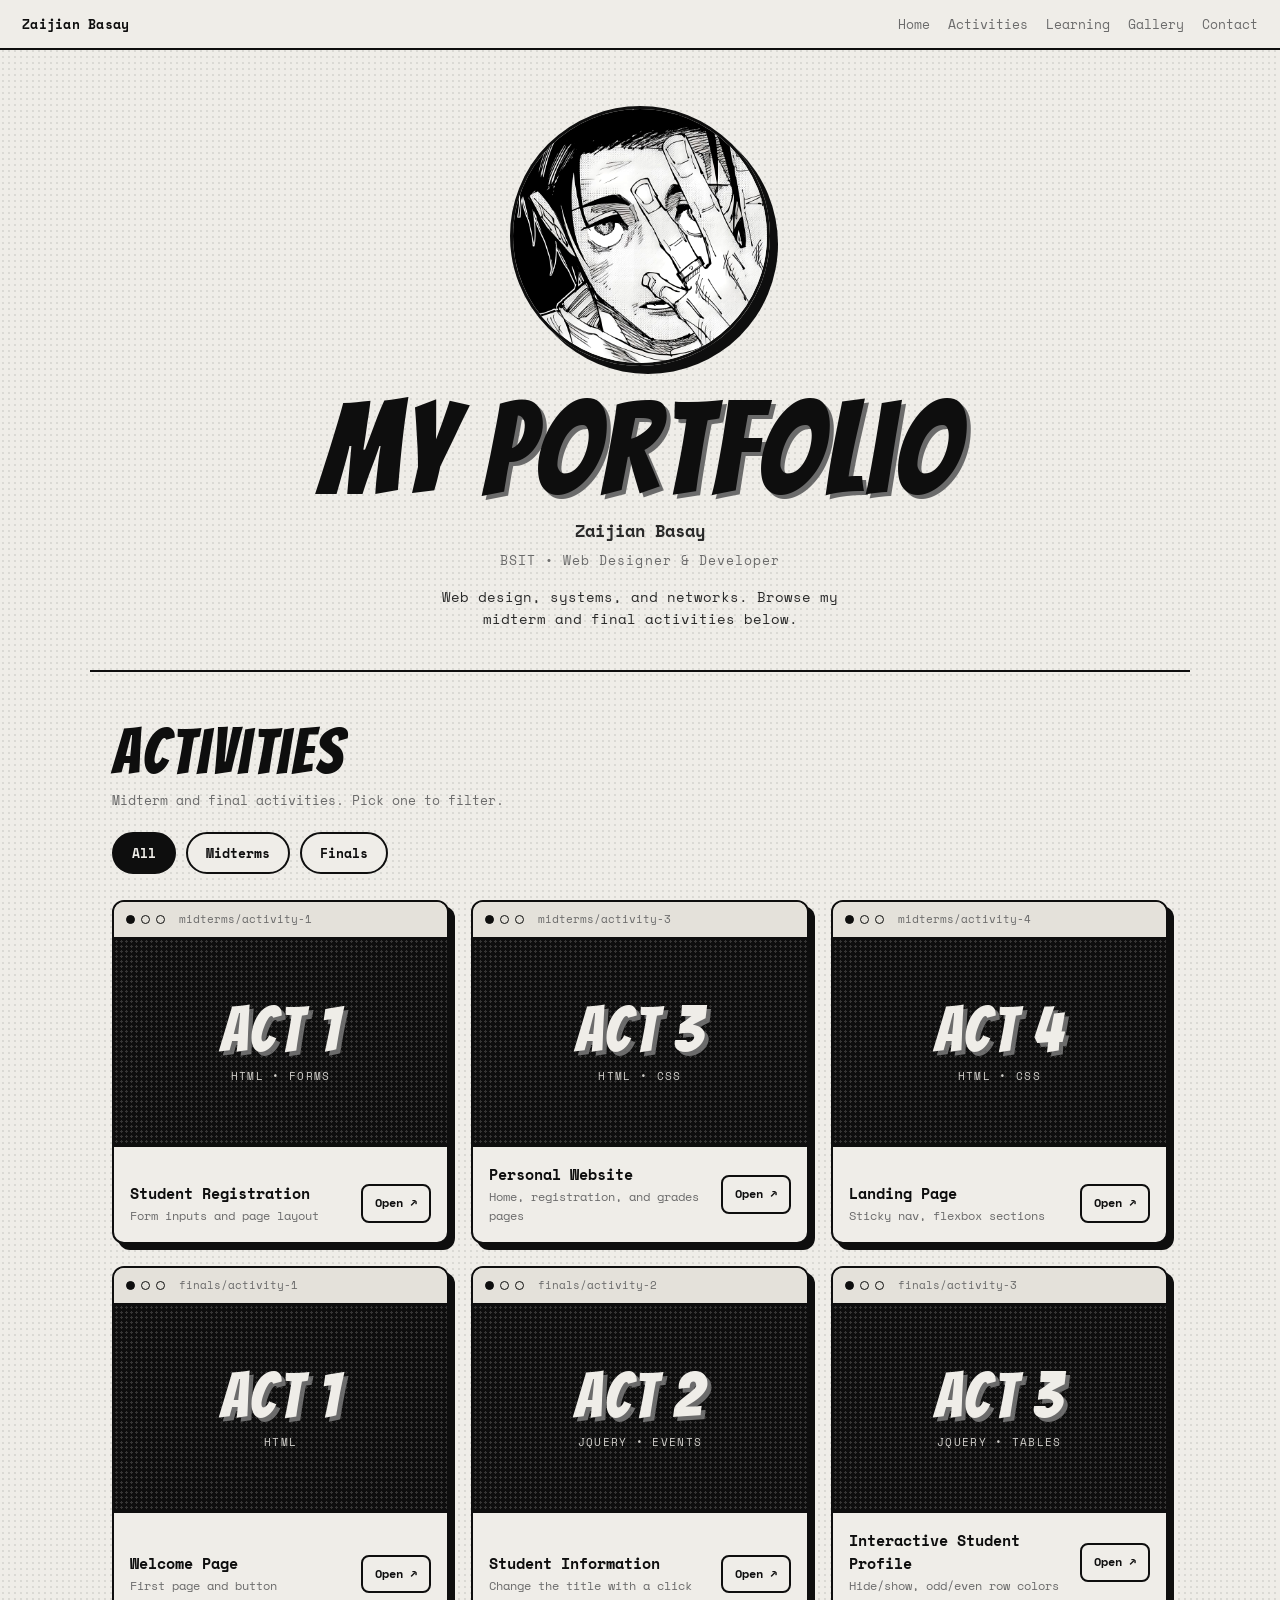
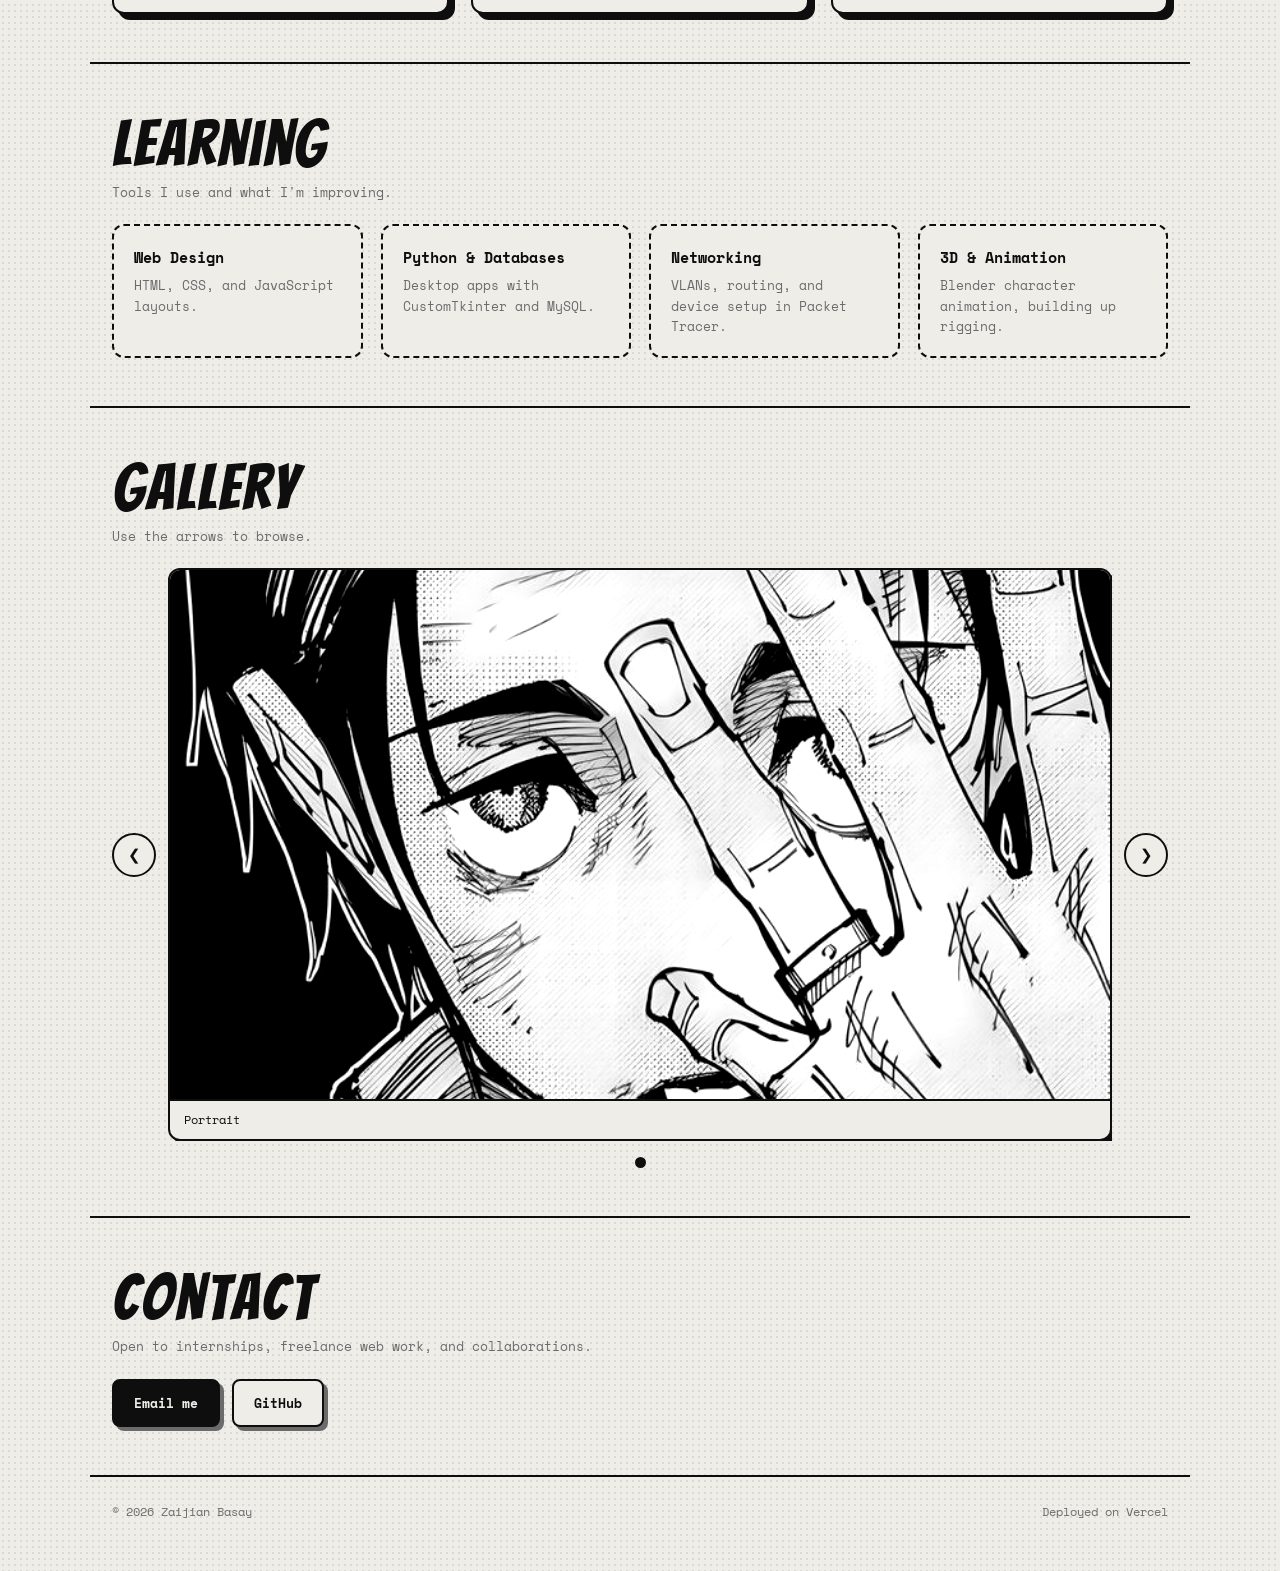
<file: index.html>
<!DOCTYPE html>
<html lang="en">
<head>
  <meta charset="UTF-8">
  <meta name="viewport" content="width=device-width, initial-scale=1, viewport-fit=cover">
  <meta name="description" content="Portfolio of Zaijian Basay, web designer and developer.">
  <title>Zaijian Basay | Portfolio</title>
  <link rel="preconnect" href="https://fonts.googleapis.com">
  <link rel="preconnect" href="https://fonts.gstatic.com" crossorigin>
  <link href="https://fonts.googleapis.com/css2?family=Bangers&family=Space+Mono:wght@400;700&family=Noto+Sans+JP:wght@400;700&display=swap" rel="stylesheet">
  <link rel="stylesheet" href="styles.css">
</head>
<body>

<header class="topbar">
  <a class="brand" href="#home">Zaijian Basay</a>
  <nav>
    <a href="#home">Home</a>
    <a href="#projects">Activities</a>
    <a href="#skills">Learning</a>
    <a href="#gallery">Gallery</a>
    <a href="#contact">Contact</a>
  </nav>
</header>

<main id="top">

  <!-- HERO -->
  <section class="hero" id="home">
    <div class="portrait">
      <img src="assets/portrait.jpg" alt="Manga-style portrait of Zaijian Basay">
    </div>
    <h1 class="title">my <span>Portfolio</span></h1>
    <p class="name">Zaijian Basay</p>
    <p class="sub">BSIT &bull; Web Designer &amp; Developer</p>
    <p class="intro">Web design, systems, and networks. Browse my midterm and final activities below.</p>
  </section>

  <!-- PROJECTS -->
  <section class="block" id="projects">
    <div class="sec-head">
      <h2>Activities</h2>
      <p>Midterm and final activities. Pick one to filter.</p>
    </div>

    <div class="tabs" role="tablist">
      <button class="tab active" data-filter="all" role="tab" aria-selected="true">All</button>
      <button class="tab" data-filter="midterms" role="tab" aria-selected="false">Midterms</button>
      <button class="tab" data-filter="finals" role="tab" aria-selected="false">Finals</button>
    </div>

    <div class="grid" id="projectGrid">

      <article class="card" data-cat="midterms">
        <div class="chrome"><i></i><i></i><i></i><span>midterms/activity-1</span></div>
        <div class="banner"><span class="big">ACT 1</span><small>HTML &bull; Forms</small></div>
        <div class="card-body">
          <div>
            <h3>Student Registration</h3>
            <p class="meta">Form inputs and page layout</p>
          </div>
          <a class="open" href="activities/midterms/act1/Homepage.html" target="_blank" rel="noopener">Open &nearr;</a>
        </div>
      </article>
      <article class="card" data-cat="midterms">
        <div class="chrome"><i></i><i></i><i></i><span>midterms/activity-3</span></div>
        <div class="banner"><span class="big">ACT 3</span><small>HTML &bull; CSS</small></div>
        <div class="card-body">
          <div>
            <h3>Personal Website</h3>
            <p class="meta">Home, registration, and grades pages</p>
          </div>
          <a class="open" href="activities/midterms/act3/home.html" target="_blank" rel="noopener">Open &nearr;</a>
        </div>
      </article>
      <article class="card" data-cat="midterms">
        <div class="chrome"><i></i><i></i><i></i><span>midterms/activity-4</span></div>
        <div class="banner"><span class="big">ACT 4</span><small>HTML &bull; CSS</small></div>
        <div class="card-body">
          <div>
            <h3>Landing Page</h3>
            <p class="meta">Sticky nav, flexbox sections</p>
          </div>
          <a class="open" href="activities/midterms/act4/homepage.html" target="_blank" rel="noopener">Open &nearr;</a>
        </div>
      </article>
      <article class="card" data-cat="finals">
        <div class="chrome"><i></i><i></i><i></i><span>finals/activity-1</span></div>
        <div class="banner"><span class="big">ACT 1</span><small>HTML</small></div>
        <div class="card-body">
          <div>
            <h3>Welcome Page</h3>
            <p class="meta">First page and button</p>
          </div>
          <a class="open" href="activities/finals/act1/ai.html" target="_blank" rel="noopener">Open &nearr;</a>
        </div>
      </article>
      <article class="card" data-cat="finals">
        <div class="chrome"><i></i><i></i><i></i><span>finals/activity-2</span></div>
        <div class="banner"><span class="big">ACT 2</span><small>jQuery &bull; Events</small></div>
        <div class="card-body">
          <div>
            <h3>Student Information</h3>
            <p class="meta">Change the title with a click</p>
          </div>
          <a class="open" href="activities/finals/act2/student.html" target="_blank" rel="noopener">Open &nearr;</a>
        </div>
      </article>
      <article class="card" data-cat="finals">
        <div class="chrome"><i></i><i></i><i></i><span>finals/activity-3</span></div>
        <div class="banner"><span class="big">ACT 3</span><small>jQuery &bull; Tables</small></div>
        <div class="card-body">
          <div>
            <h3>Interactive Student Profile</h3>
            <p class="meta">Hide/show, odd/even row colors</p>
          </div>
          <a class="open" href="activities/finals/act3/student.html" target="_blank" rel="noopener">Open &nearr;</a>
        </div>
      </article>

    </div>
  </section>

  <!-- SKILLS -->
  <section class="block" id="skills">
    <div class="sec-head">
      <h2>Learning</h2>
      <p>Tools I use and what I'm improving.</p>
    </div>
    <div class="skills">
      <div class="skill">
        <h3>Web Design</h3>
        <p>HTML, CSS, and JavaScript layouts.</p>
      </div>
      <div class="skill">
        <h3>Python &amp; Databases</h3>
        <p>Desktop apps with CustomTkinter and MySQL.</p>
      </div>
      <div class="skill">
        <h3>Networking</h3>
        <p>VLANs, routing, and device setup in Packet Tracer.</p>
      </div>
      <div class="skill">
        <h3>3D &amp; Animation</h3>
        <p>Blender character animation, building up rigging.</p>
      </div>
    </div>
  </section>

  <!-- GALLERY -->
  <section class="block" id="gallery">
    <div class="sec-head">
      <h2>Gallery</h2>
      <p>Use the arrows to browse.</p>
    </div>
    <div class="slider">
      <button class="arrow prev" aria-label="Previous image">&#10094;</button>
      <div class="track" id="track">
        <figure class="slide">
          <img src="assets/portrait.jpg" alt="Portrait">
          <figcaption>Portrait</figcaption>
        </figure>
      </div>
      <button class="arrow next" aria-label="Next image">&#10095;</button>
    </div>
    <div class="dots" id="dots"></div>
  </section>

  <!-- CONTACT -->
  <section class="block" id="contact">
    <div class="sec-head">
      <h2>Contact</h2>
      <p>Open to internships, freelance web work, and collaborations.</p>
    </div>
    <div class="contact-links">
      <a class="btn" href="mailto:basayzaijianr@gmail.com">Email me</a>
      <a class="btn ghost" href="https://github.com/basayzaijianr-a11y" target="_blank" rel="noopener">GitHub</a>
    </div>
  </section>

</main>

<footer>
  <span>&copy; <span id="yr"></span> Zaijian Basay</span>
  <span>Deployed on Vercel</span>
</footer>

<script src="script.js"></script>
</body>
</html>
</file>
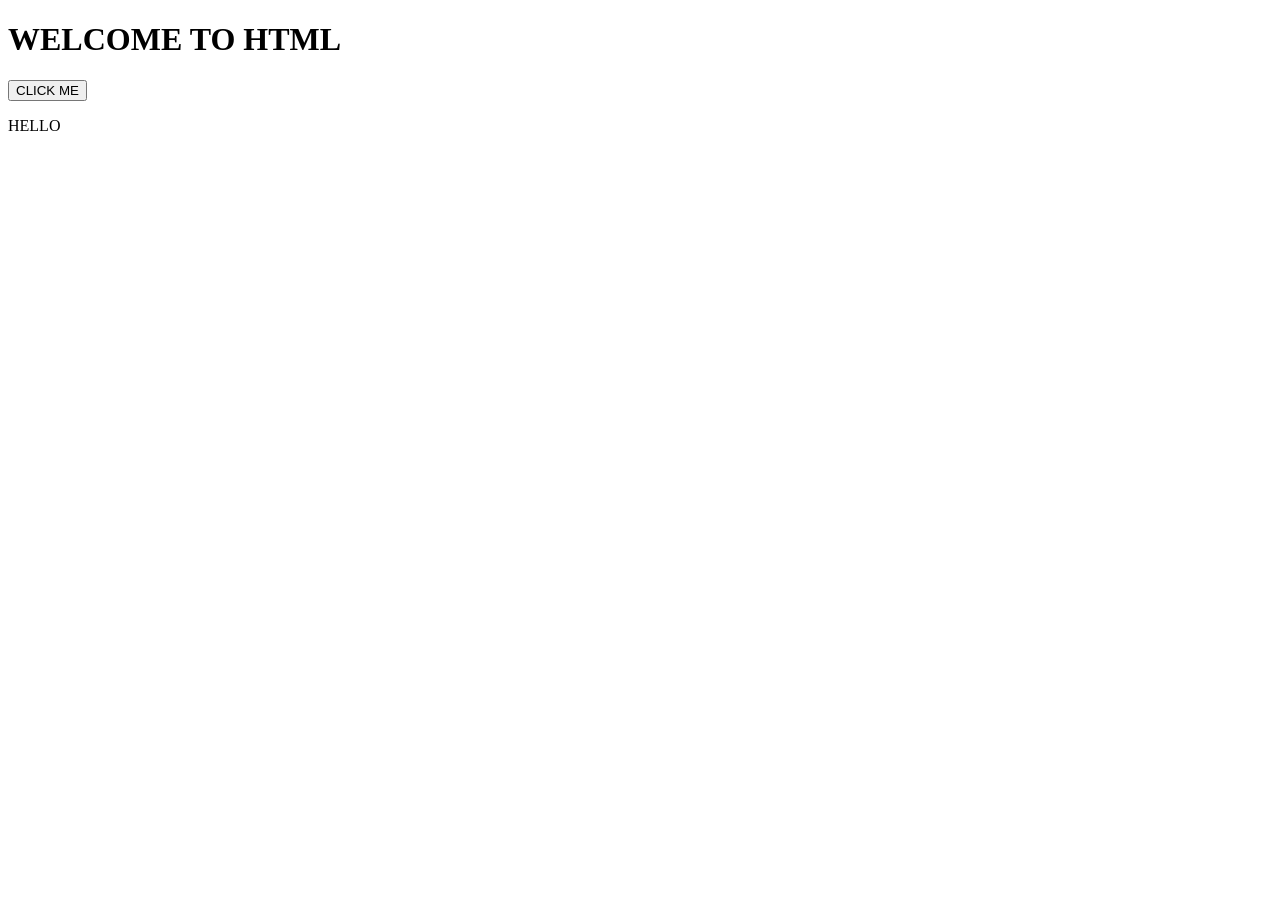
<file: activities/finals/act1/ai.html>
<!DOCTYPE html>
<html lang="en">
<head>
    <meta charset="UTF-8">
    <meta name="viewport" content="width=<device-width>, initial-scale=1.0">
    <title>Document</title>
</head>
<body>
    
<h1 id="head">
    WELCOME TO HTML
</h1>

<button id="Button"> CLICK ME</button>

<P id="message"> HELLO</P>




</body>
</html>
</file>
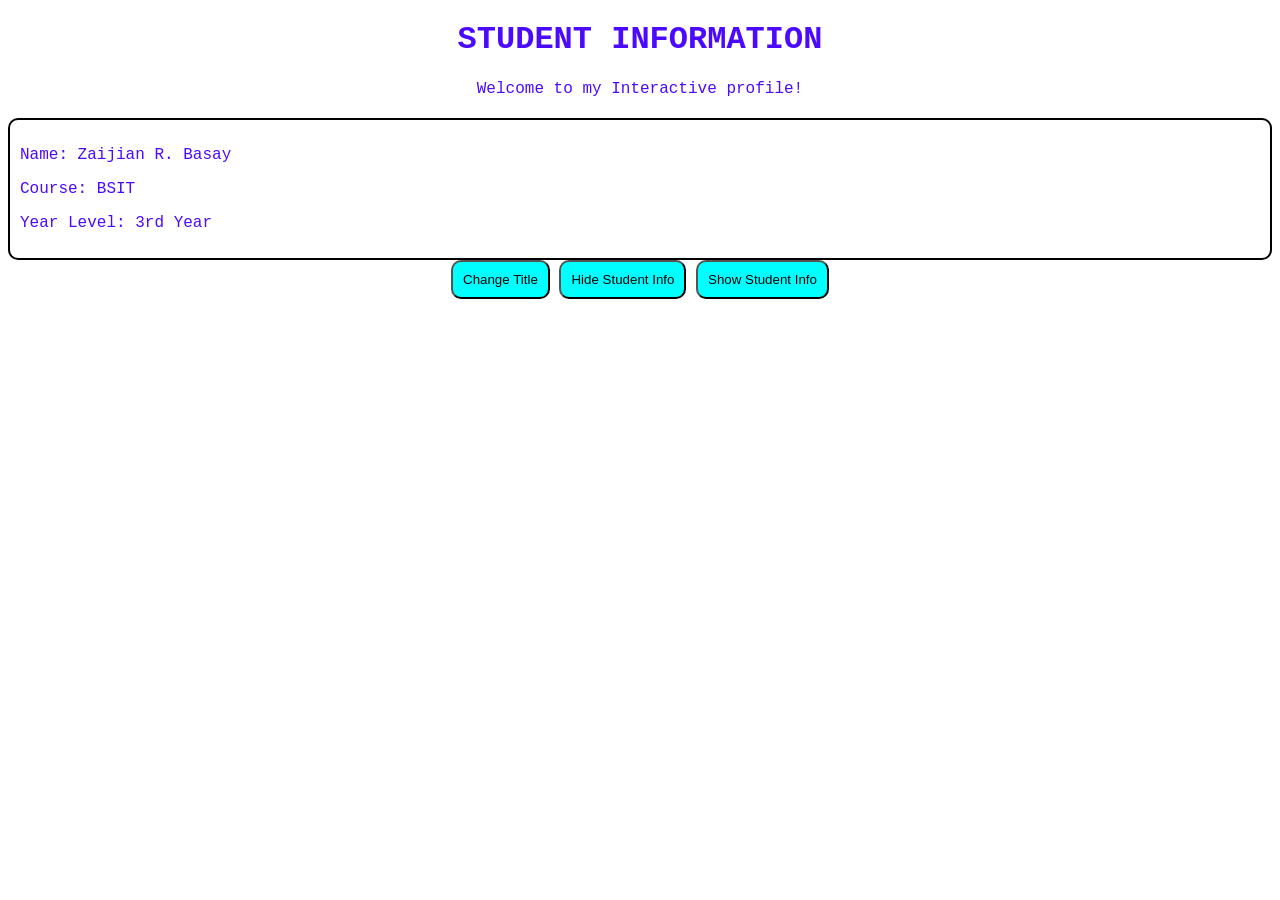
<file: activities/finals/act2/student.html>
<!DOCTYPE html>
<html lang="en">
<head>
    <meta charset="UTF-8">
    <meta name="viewport" content="width=device-width, initial-scale=1.0">
    <title>Document</title>
    <script src="https://code.jquery.com/jquery-3.7.1.min.js"></script>
</head>
<body>


    
<style> 
body{
    font-family: 'Courier New', Courier, monospace;
    text-align: center;
    color: rgb(75, 9, 255);
}

.stud1{
border: solid 2px black;
border-radius: 10px;
margin-top: 20px;
padding: 10px;
text-align: left;
}

button{
    background-color: aqua;
    color: black;
    padding: 10px;
    border-radius: 10px;
}
</style>


<h1 class="head"> STUDENT INFORMATION </h1>

<p> Welcome to my Interactive profile! </p>

    <div class=stud> 

        <div class="stud1"> 
            <p id="name"> Name: Zaijian R. Basay</p>
            <p id="course"> Course: BSIT</p>
            <p id="year"> Year Level: 3rd Year</p>
        </div>

        <button id="ch"> Change Title</button>
        <button id="hide"> Hide Student Info</button>
        <button id="show"> Show Student Info</button>



    </div>



<script src="script.js"> </script>    
</body>
</html>
</file>
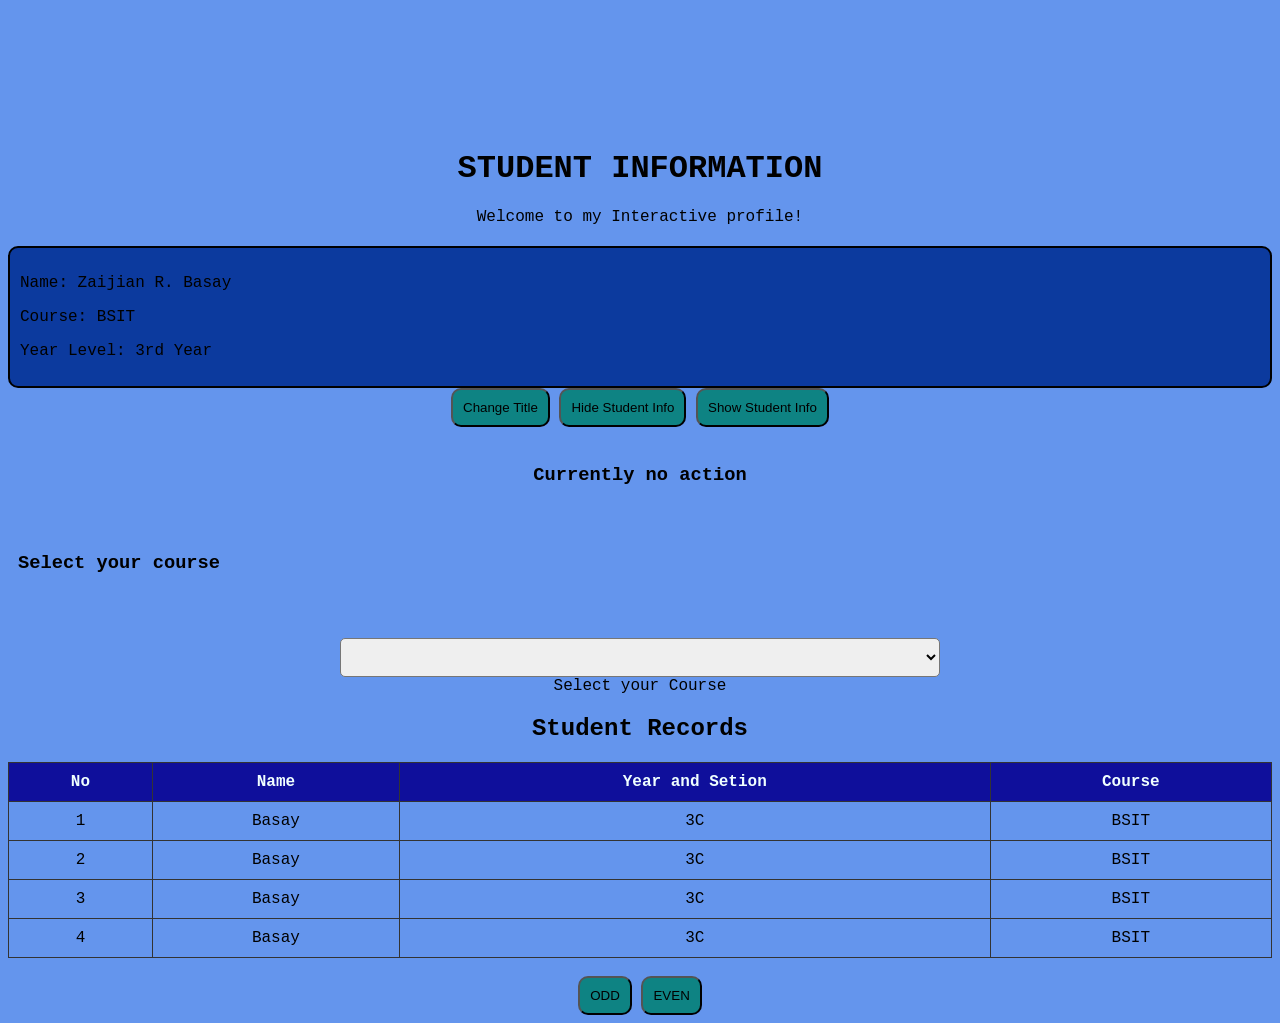
<file: activities/finals/act3/student.html>
<!DOCTYPE html>
<html lang="en">
<head>
    <meta charset="UTF-8">
    <meta name="viewport" content="width=device-width, initial-scale=1.0">
    <title>Document</title>
    <script src="https://code.jquery.com/jquery-3.7.1.min.js"> </script>
    
</head>
<body>


    
<style> 
body{
    font-family: 'Courier New', Courier, monospace;
    text-align: center;
    color: rgb(0, 0, 0);
    background-color:cornflowerblue;
    margin-top: 150px;
}

.stud1{
border: solid 2px black;
border-radius: 10px;
margin-top: 20px;
padding: 10px;
text-align: left;
}

button{
    background-color: rgb(14, 131, 131);
    color: black;
    padding: 10px;
    border-radius: 10px;
}



.stud1{
    background-color: rgb(12, 58, 158);

}
.co{
text-align: left;
padding: 10px;

}

#course1{
    border-radius: 5px;
    width: 600px;
    padding: 10px;
    text-align: left;
}

table{
    width: 100%;
    margin-top: 10px;
    border-collapse: collapse;
    box-shadow: 0 2px 5px rgba(0,0,0,0,1);
    font-family: 'Courier New', Courier, monospace;
    

}
th,td{
border: 1px solid #333;
padding: 10px;
text-align: center;
}

th{
    background-color: rgb(15, 15, 155);
    color: azure;
}





</style>


<h1 id="head"> STUDENT INFORMATION </h1>



<p> Welcome to my Interactive profile! </p>

    <div class=stud> 

        <div class="stud1"> 
            <p id="name"> Name: Zaijian R. Basay</p>
            <p id="course"> Course: BSIT</p>
            <p id="year"> Year Level: 3rd Year</p>
        </div>

        <button id="ch"> Change Title</button>
        <button id="hide"> Hide Student Info</button>
        <button id="show"> Show Student Info</button>


        <br>
        <br>
        <h3 id="change"> Currently no action </h1>


         <br> 
         <h3 class="co"> Select your course</h3>   

            <br>
            <br>
        <select id="course1"> Select a course 
        <option selected> </option> </option>
            <option value="BSOA"> BSOA</option>
            <option value="BSTM"> BSTM</option>
            <option value="BSCS"> BSCS</option>
            <option value="BSHM"> BSHM</option>
            <option value="BSIT"> BSIT</option>
        </select>

        <br> 

        <label> Select your Course</label>

        <br>

        <h2> Student Records</h2>
        <table id="table"> 
        <tr>
            <th> No</th>
            <th> Name</th>
            <th> Year and Setion</th>
            <th> Course </th>
        </tr>

        <tr id="odd">
            <td> 1</td>
            <td> Basay</td>
            <td> 3C</td>
            <td> BSIT</td>
        </tr>

        <tr id="even">
            <td> 2</td>
            <td> Basay</td>
            <td> 3C</td>
            <td> BSIT</td>
        </tr>

        <tr id="odd1">
            <td> 3</td>
            <td> Basay</td>
            <td> 3C</td>
            <td> BSIT</td>
        </tr>

        <tr id="even1">
            <td> 4</td>
            <td> Basay</td>
            <td> 3C</td>
            <td> BSIT</td>
        </tr>
    </table>

        <br>
        <button class="odd"> ODD </button>
        <button class="even">EVEN </button>

    </div>

<script src="script.js"> </script>    
</body>
</html>
</file>
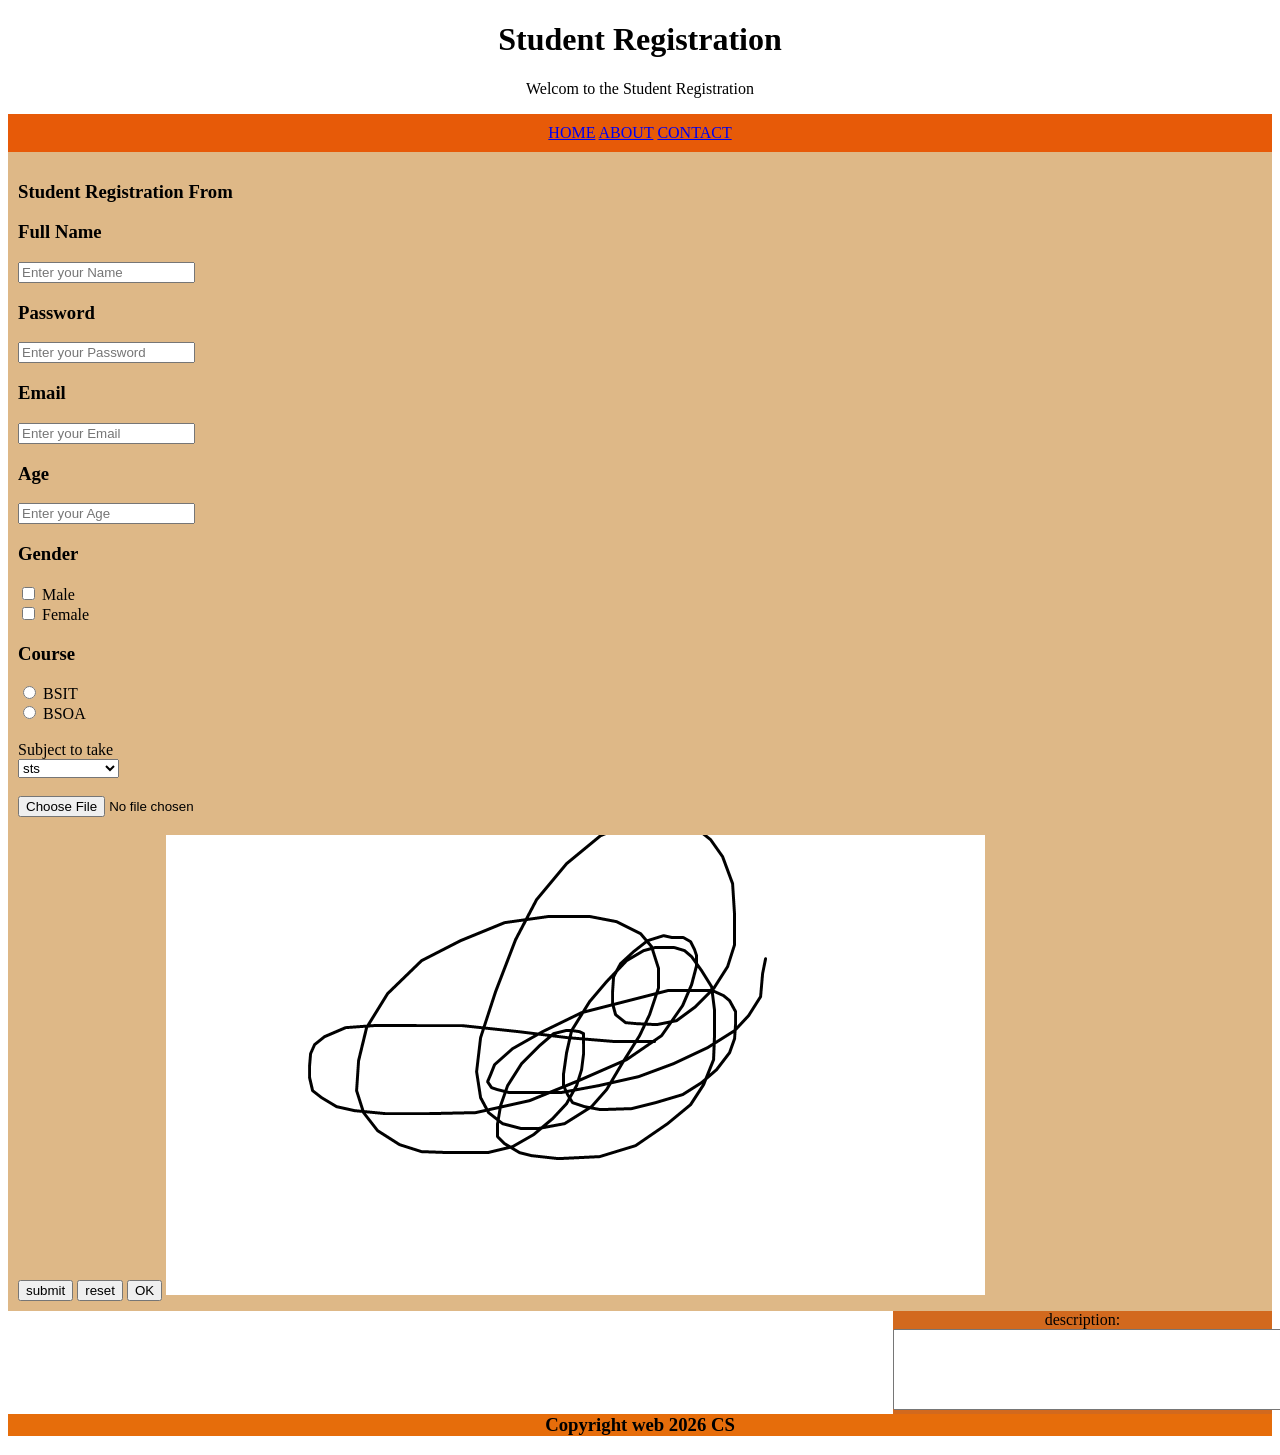
<file: activities/midterms/act1/Homepage.html>
<!DOCTYPE html>
<html lang="en">
<head>
    <meta charset="UTF-8">
    <meta name="viewport" content="width=, initial-scale=1.0">
    <title>Document</title>
</head>
<div>
<body>
    <header align="center">
    <h1> Student Registration</h1>
    <p> Welcom to the Student Registration</p>
    </header>

    <nav style="background-color:  rgb(231, 90, 8); text-align:center; padding: 10px;" > 
        <a href="Homepage.html"> HOME</a>
        <a href="About.html"> ABOUT</a>
        <a href="Contact.html"> CONTACT</a>

        

    </nav>

    <section style="background-color: burlywood; text-align:center; padding: 10px; ">
        <article align="left">
         <h1> <b>Student Registration From </b> </h1>     
            <form> 
         <h3> Full Name</h3>
         <input type="text" placeholder="Enter your Name"/> 
         <br>

         <h3> Password</h3>
         <input type="password" placeholder="Enter your Password"/> 
         <br>

         <h3> Email</h3>
         <input type="email" placeholder="Enter your Email"/> 
         <br>

         <h3> Age</h3>
         <input type="numbers" placeholder="Enter your Age" /> 
         <br>
                
         <h3> Gender</h3>
         <input type="checkbox" name="Male" value="on"> Male
         <br>
          <input type="checkbox" name="Female" value="on"> Female
                <br>

          <h3> Course</h3>
          <input type="radio" name="subject" value="BSIT"> BSIT
          <br>
           <input type="radio" name="subject" value="BSOA"> BSOA
           <br>

         <br>

           <label> Subject to take</label>
           <br>

         <select name="dropdown">
            <option value="Math" selected> Math</option>
            <option value="programming" selected> programming</option>
            <option value="sts" selected> sts   </option>
         </select>
         <br>


         <br>
         <input type="file" name="fileUpload" accept="image/* "/>
         <br>


         <br>

         <input type="submit" name="submit" value="submit"/>
         <input type="reset" name="reset" value="reset"/>
         <input type="button" name="OK" value="OK"/>
         <input type="image" name="imagebutton" src="logo.png"/>
         <br>


    
           





















            </form>
        </article>

       






    </section>

     <aside style="background-color: chocolate; text-align:center; width:30%; float:right">
        description: <br>
         <textarea rows="5" cols="50" name="Description"
          placeholder="Please Enter your Description"> </textarea>
</aside>


<footer style="background-color: rgb(230, 109, 11); text-align:center; clear:both; " >
     <h3> Copyright web 2026 CS</h3>
    
    </footer>


</div>
</body>
</html>
</file>
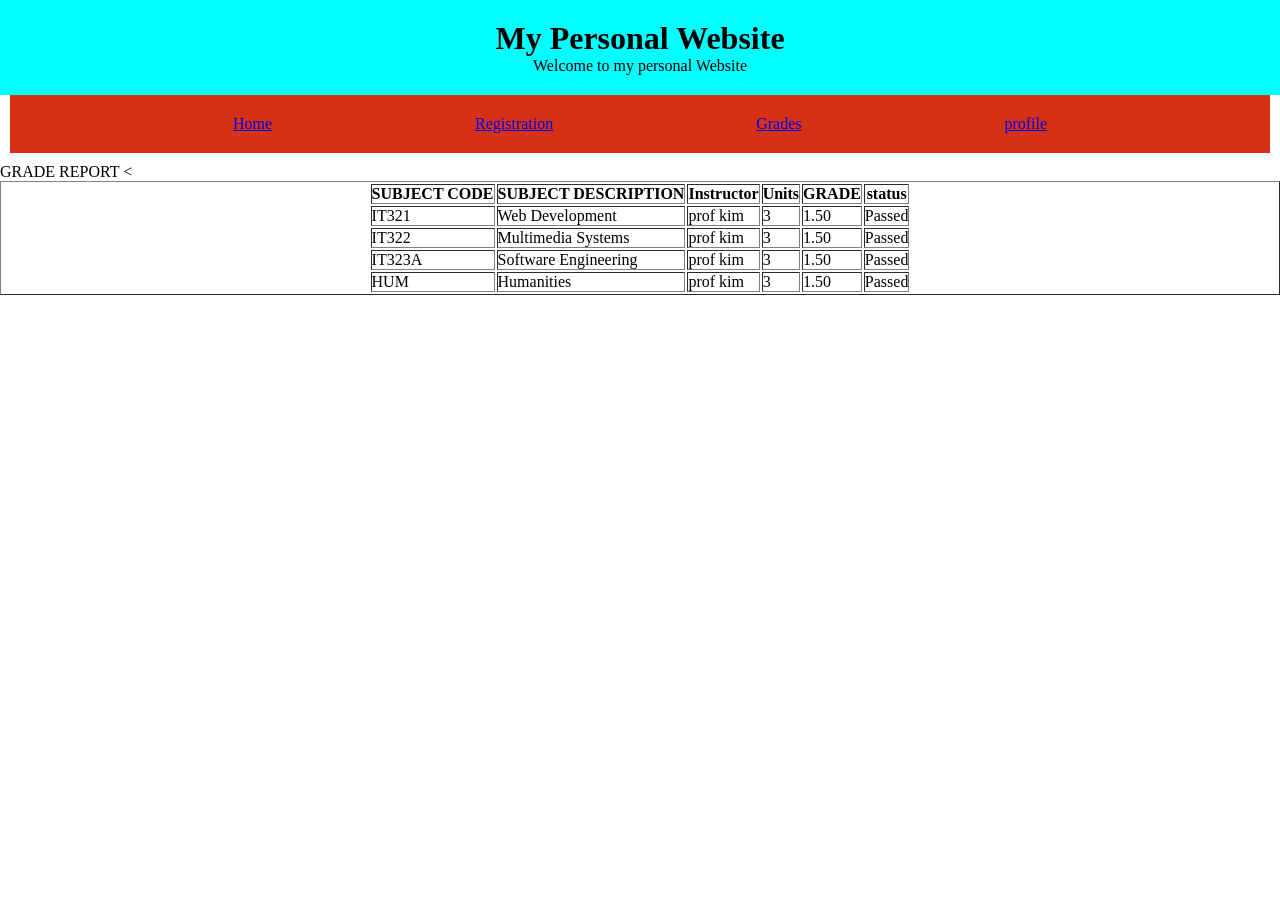
<file: activities/midterms/act3/Grades.html>
<!DOCTYPE html>
<html lang="en">
<head>
    <meta charset="UTF-8">
    <meta name="viewport" content="width=device-width, initial-scale=1.0">
    <title>Document</title>
     <link rel="stylesheet" href="sample.css">
</head>
<body>
    <header class="head">
<h1>
    My Personal Website
</h1>
 <p> Welcome to my personal Website</p>


</header>


<nav class="nav"> 
<a href="home.html"> Home </a>
<a href="Registration Form.html"> Registration </a>
<a href="Grades.html"> Grades </a>
<a href="Profile.html"> profile </a>
</nav>

<caption class="cap"> GRADE REPORT</caption>
<table class="table" border=1 >

<tr>
<th>SUBJECT CODE</th>
<th>SUBJECT DESCRIPTION</th>
<th> Instructor</th>
<th> Units </th>
<th>GRADE</th>
<th>status</th>

</tr>

<tr>
<td>IT321</td>
<td>Web Development</td>
<td> prof kim</td>
<td> 3 </td>
<td>1.50</td>
<td>Passed</td>
</tr>

<tr>
<td>IT322</td>
<td>Multimedia Systems</td>
<td> prof kim</td>
<td> 3 </td>
<td>1.50</td>
<td>Passed</td>
</tr>

<tr>
<td>IT323A</td>
<td>Software Engineering</td>
<td> prof kim</td>
<<td> 3 </td>
<td>1.50</td>
<td>Passed</td>
</tr>

<tr>
<td>HUM</td>
<td>Humanities</td>
<td> prof kim</td>
<td> 3 </td>
<td>1.50</td>
<td>Passed</td>
</tr>

    
</body>
</html>
</file>
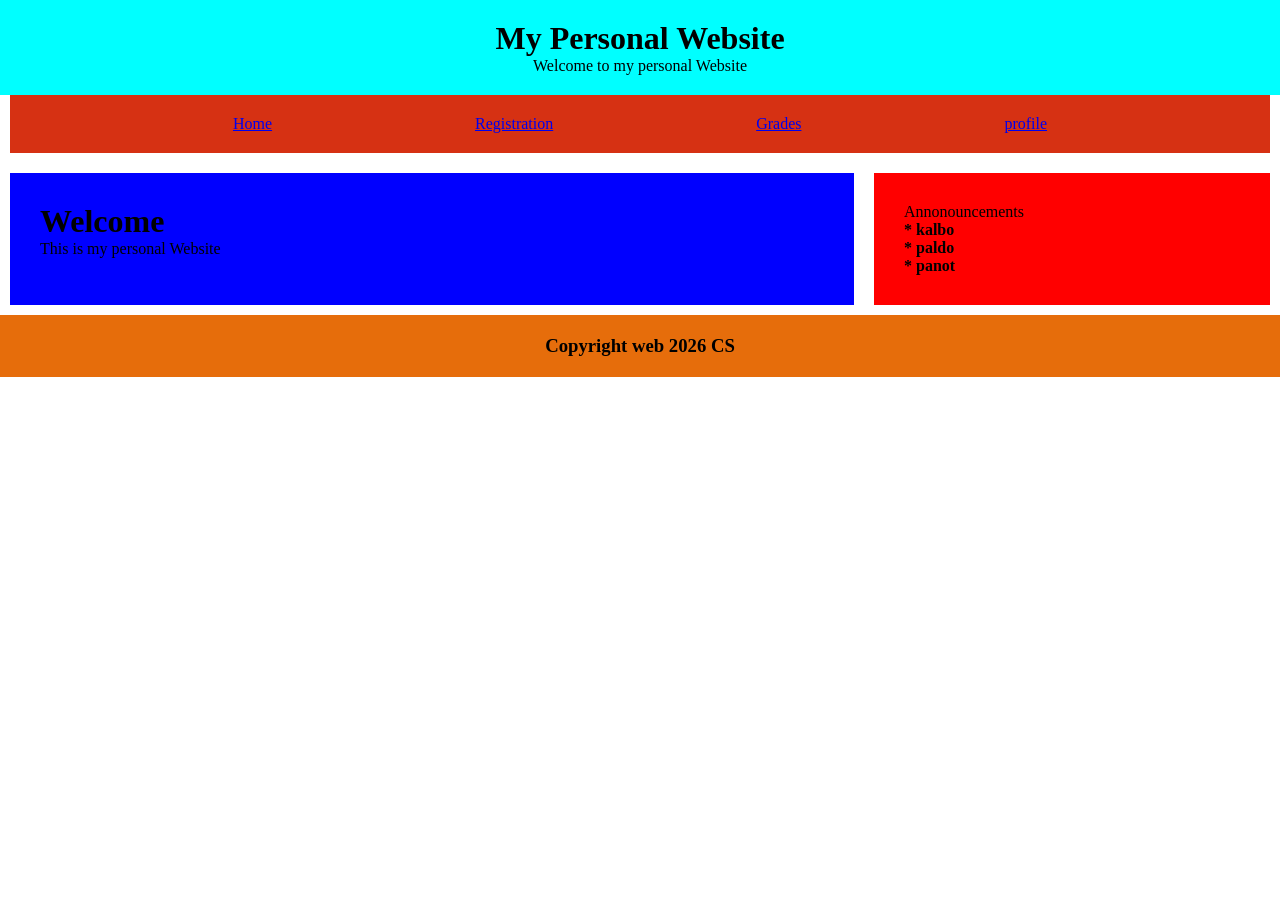
<file: activities/midterms/act3/home.html>
<!DOCTYPE html>
<html lang="en">
<head>
    <meta charset="UTF-8">
    <meta name="viewport" content="width=device-width, initial-scale=1.0">
    <title>Document</title>
    <link rel="stylesheet" href="sample.css">
</head>
<body> 
<header class="head">
<h1>
    My Personal Website
</h1>
 <p> Welcome to my personal Website</p>


</header>


<nav class="nav"> 
<a href="home.html"> Home </a>
<a href="Registration Form.html"> Registration </a>
<a href="Grades.html"> Grades </a>
<a href="Profile.html"> profile </a>
</nav>


<div class="container">   

    <div class="box1"> <h1> Welcome 
        </h1> This is my personal Website </div>

  
    <div class="box2"> Annonouncements
         <h4> * kalbo</h4>
                 <h4> * paldo</h4>
                         <h4> * panot</h4>

    </div>


</article>



</section>
</div>
<footer class="foot" >
     <h3> Copyright web 2026 CS</h3>
    
    </footer>
    

</body>
</html>
</file>
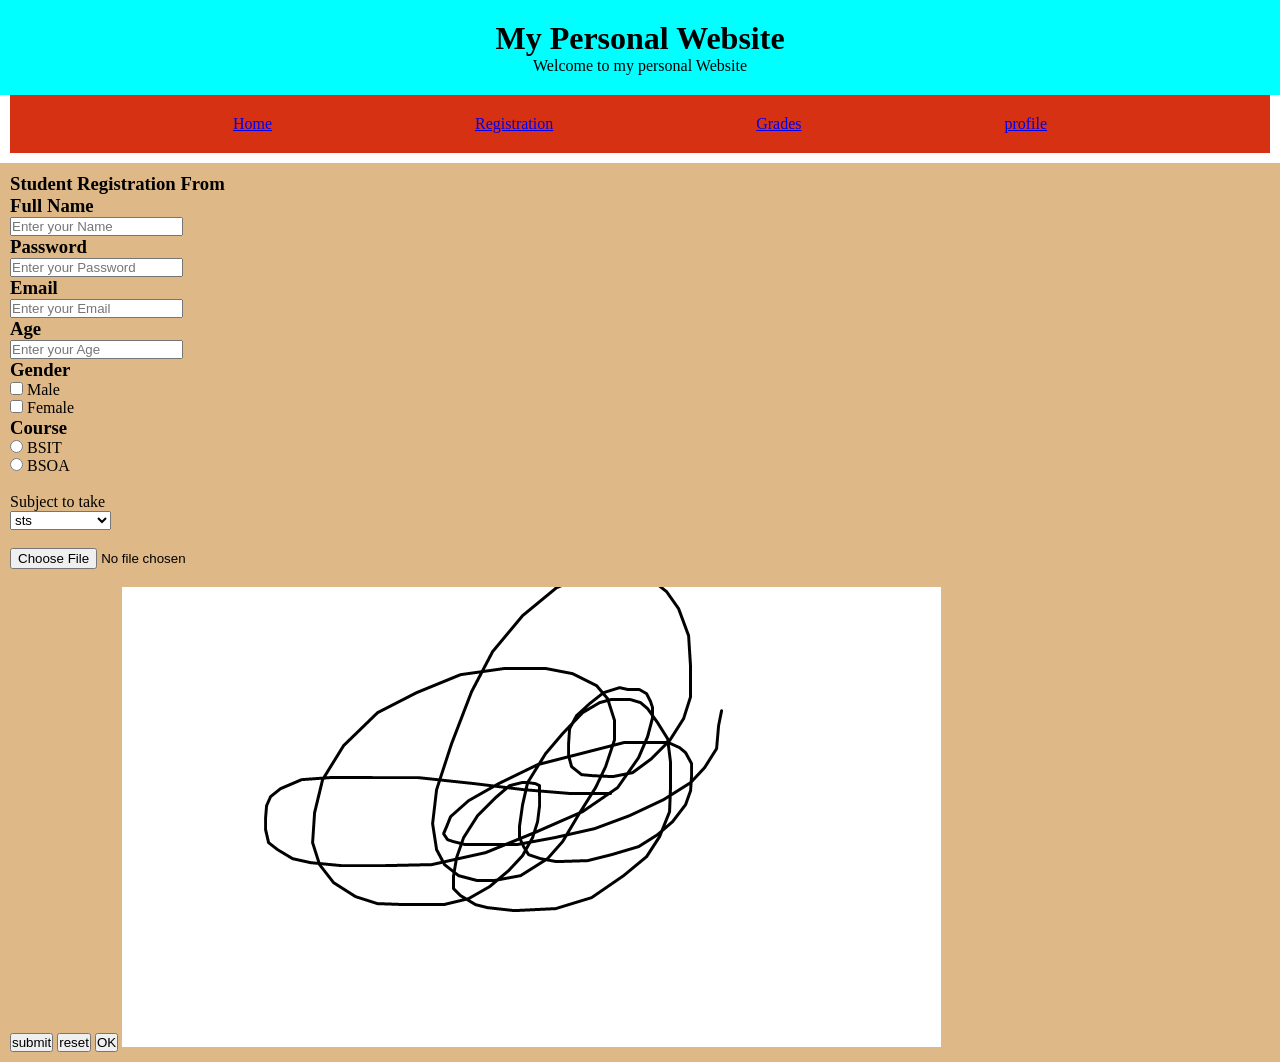
<file: activities/midterms/act3/Registration Form.html>
<!DOCTYPE html>
<html lang="en">
<head>
    <meta charset="UTF-8">
    <meta name="viewport" content="width=
    
    , initial-scale=1.0">
    <title>Document</title>
     <link rel="stylesheet" href="sample.css">
</head>
<body>
    <header class="head">
    <h1>
    My Personal Website
</h1>
 <p> Welcome to my personal Website</p>

</header>


<nav class="nav"> 
<a href="home.html"> Home </a>
<a href="Registration Form.html"> Registration </a>
<a href="Grades.html"> Grades </a>
<a href="Profile.html"> profile </a>
</nav>

<section style="background-color: burlywood; text-align:center; padding: 10px; ">
        <article align="left">
         <h1> <b>Student Registration From </b> </h1>     
            <form> 
         <h3> Full Name</h3>
         <input type="text" placeholder="Enter your Name"/> 
         <br>

         <h3> Password</h3>
         <input type="password" placeholder="Enter your Password"/> 
         <br>

         <h3> Email</h3>
         <input type="email" placeholder="Enter your Email"/> 
         <br>

         <h3> Age</h3>
         <input type="numbers" placeholder="Enter your Age" /> 
         <br>
                
         <h3> Gender</h3>
         <input type="checkbox" name="Male" value="on"> Male
         <br>
          <input type="checkbox" name="Female" value="on"> Female
                <br>

          <h3> Course</h3>
          <input type="radio" name="subject" value="BSIT"> BSIT
          <br>
           <input type="radio" name="subject" value="BSOA"> BSOA
           <br>

         <br>

           <label> Subject to take</label>
           <br>

         <select name="dropdown">
            <option value="Math" selected> Math</option>
            <option value="programming" selected> programming</option>
            <option value="sts" selected> sts   </option>
         </select>
         <br>


         <br>
         <input type="file" name="fileUpload" accept="image/* "/>
         <br>


         <br>

         <input type="submit" name="submit" value="submit"/>
         <input type="reset" name="reset" value="reset"/>
         <input type="button" name="OK" value="OK"/>
         <input type="image" name="imagebutton" src="logo.png"/>
         <br>


    
           















            </form>
        </article>


    
</body>
</html>
</file>
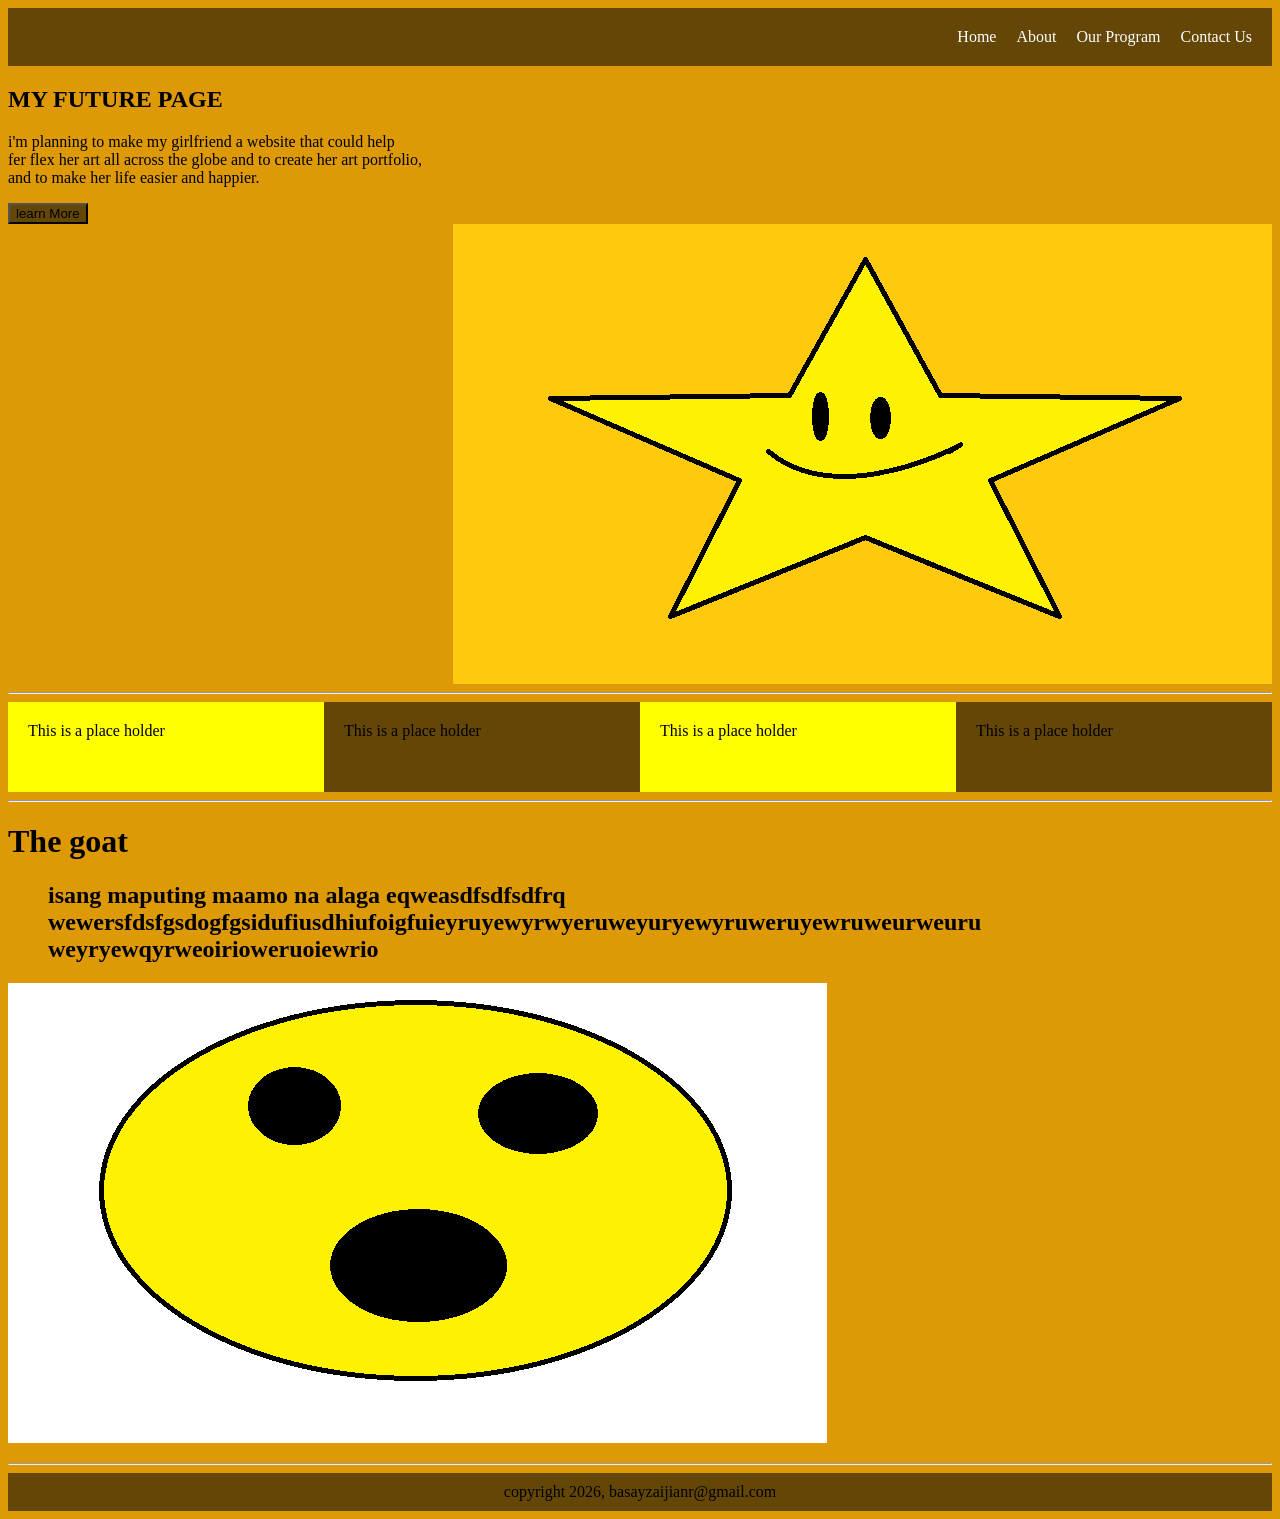
<file: activities/midterms/act4/homepage.html>
<!DOCTYPE html>
<html lang="en">
<head>
    <meta charset="UTF-8">
    <meta name="viewport" content="width=, initial-scale=1.0">
    <title>Document</title>
    <link rel="stylesheet" href="pokemon.css">
</head>

<header>
<nav>
    <ul class="HomeNav">
        <li> <a href="#home"> Home</a> </li>
        <li> <a href="#About"> About</a>  </li>
        <li> <a href="#our program"> Our Program</a>  </li>
        <li> <a href="#Contact us"> Contact Us</a>  </li>
    </ul>
</nav>
</header>
<body>

<main class="Main">
    <section id="home">
         <h1>  MY FUTURE PAGE </h1> 
<p> i'm planning to make my girlfriend a website that could help <br>
    fer flex her art all across the globe and to create her art portfolio, <br>
    and to make her life easier and happier.  
</p>


<button class="button"> learn More </button>






    </section>


<aside class="aside">   

<img src="star.png" alt="self">

</aside>
<hr>
<div id="our program" class="div">
    <div class="box1"> This is a place holder </div>
     <div class="box2"> This is a place holder </div>
       <div class="box3"> This is a place holder </div>
         <div class="box4">This is a place holder </div>



</div>



</main>
<hr>

<dl id="About" >
    <dt> <h1>The goat  </h1>
    <dd>
         <h2> isang maputing maamo na alaga eqweasdfsdfsdfrq<br>wewersfdsfgsdogfgsidufiusdhiufoigfuieyruyewyrwyeruweyuryewyruweruyewruweurweuru<br>weyryewqyrweoirioweruoiewrio </h2>
    </dd>

    </dt>
    <img src="ball.png" alt="self">
</dl>

<hr>



    




<footer id="Contact us" class="foot"> copyright 2026, basayzaijianr@gmail.com  </footer>
</body>
</html>
</file>
<file: styles.css>
:root {
  --paper: #EFEDE8;
  --paper-2: #E4E1DA;
  --ink: #0E0E0E;
  --ink-2: #2A2A2A;
  --gray: #6B6B6B;
  --line: #0E0E0E;
  --dot: rgba(14, 14, 14, .09);
  color-scheme: light;
  box-sizing: border-box;
  padding-top: env(safe-area-inset-top, 0px);
  padding-bottom: env(safe-area-inset-bottom, 0px);
}

@media (prefers-color-scheme: dark) {
  :root {
    --paper: #0E0E0E;
    --paper-2: #1A1A1A;
    --ink: #F1EFEA;
    --ink-2: #CFCBC3;
    --gray: #9A9790;
    --line: #F1EFEA;
    --dot: rgba(241, 239, 234, .07);
    color-scheme: dark;
  }
}

* { box-sizing: border-box; }
html { scroll-behavior: smooth; scroll-padding-top: 80px; }

body {
  margin: 0;
  min-height: 100vh;
  color: var(--ink);
  font-family: "Space Mono", ui-monospace, Menlo, monospace;
  line-height: 1.55;
  /* halftone screentone background, like manga paper */
  background-color: var(--paper);
  background-image: radial-gradient(var(--dot) 1px, transparent 1.2px);
  background-size: 6px 6px;
}

a { color: inherit; }
img { max-width: 100%; display: block; }

/* ---------- Top bar ---------- */
.topbar {
  position: sticky; top: env(safe-area-inset-top, 0px); z-index: 20;
  display: flex; justify-content: space-between; align-items: center; flex-wrap: wrap;
  gap: 10px; padding: 14px 22px;
  background: var(--paper); border-bottom: 2px solid var(--line);
  font-size: 13px;
}
.brand { font-weight: 700; text-decoration: none; letter-spacing: .02em; }
.topbar nav { display: flex; gap: 18px; flex-wrap: wrap; }
.topbar nav a { text-decoration: none; color: var(--gray); }
.topbar nav a:hover { color: var(--ink); text-decoration: underline; }

/* ---------- Hero ---------- */
.hero {
  text-align: center; padding: 56px 22px 40px;
}
.portrait {
  width: min(260px, 70vw); aspect-ratio: 1; margin: 0 auto;
  border-radius: 50%; overflow: hidden;
  border: 3px solid var(--line);
  box-shadow: 8px 8px 0 var(--line);
}
.portrait img { width: 100%; height: 100%; object-fit: cover; filter: contrast(1.1); }

.title {
  font-family: "Bangers", Impact, sans-serif;
  font-weight: 400;
  font-size: clamp(60px, 13vw, 130px);
  line-height: .95; margin: 22px 0 6px; letter-spacing: .02em;
  text-transform: lowercase;
}
.title span { display: inline-block; text-shadow: 4px 4px 0 var(--gray); }

.name { margin: 0; font-weight: 700; font-size: 17px; color: var(--ink-2); }
.sub { margin: 6px 0 0; font-size: 13px; color: var(--gray); letter-spacing: .08em; }
.intro { max-width: 460px; margin: 16px auto 0; font-size: 14px; color: var(--ink-2); }

/* ---------- Sections ---------- */
.block {
  max-width: 1100px; margin: 0 auto; padding: 48px 22px;
  border-top: 2px solid var(--line);
}
.sec-head { margin-bottom: 22px; }
.sec-head h2 {
  font-family: "Bangers", Impact, sans-serif; font-weight: 400;
  font-size: clamp(40px, 7vw, 64px); line-height: 1; margin: 0; letter-spacing: .03em;
}
.sec-head p { margin: 6px 0 0; font-size: 13px; color: var(--gray); }

/* ---------- Tabs (the Midterms/Finals pills) ---------- */
.tabs { display: flex; gap: 10px; flex-wrap: wrap; margin-bottom: 26px; }
.tab {
  font: inherit; font-size: 13px; font-weight: 700; cursor: pointer;
  padding: 9px 18px; border-radius: 999px;
  background: var(--paper); color: var(--ink);
  border: 2px solid var(--line);
}
.tab:hover { background: var(--paper-2); }
.tab.active { background: var(--ink); color: var(--paper); }

/* ---------- Project cards (window-chrome style like the reference) ---------- */
.grid {
  display: grid;
  grid-template-columns: repeat(auto-fill, minmax(250px, 1fr));
  gap: 22px;
}
.card {
  background: var(--paper); border: 2px solid var(--line); border-radius: 12px;
  overflow: hidden; display: flex; flex-direction: column;
  box-shadow: 6px 6px 0 var(--line);
  transition: transform .15s ease, box-shadow .15s ease;
}
.card:hover { transform: translate(-2px, -2px); box-shadow: 8px 8px 0 var(--line); }
.card[hidden] { display: none; }

.chrome {
  display: flex; align-items: center; gap: 6px;
  padding: 9px 12px; background: var(--paper-2); border-bottom: 2px solid var(--line);
  font-size: 11px; color: var(--gray); overflow: hidden;
}
.chrome i {
  width: 9px; height: 9px; border-radius: 50%;
  border: 1.5px solid var(--ink); background: transparent;
}
.chrome i:first-child { background: var(--ink); }
.chrome span { margin-left: 8px; white-space: nowrap; overflow: hidden; text-overflow: ellipsis; }

/* Banner = manga panel: black ink with halftone */
.banner {
  position: relative; aspect-ratio: 16 / 10;
  display: flex; flex-direction: column; align-items: center; justify-content: center;
  background-color: var(--ink);
  background-image: radial-gradient(rgba(241, 239, 234, .18) 1px, transparent 1.3px);
  background-size: 5px 5px;
  color: var(--paper);
  border-bottom: 2px solid var(--line);
}
.banner .big {
  font-family: "Bangers", Impact, sans-serif; font-size: 64px; line-height: 1;
  letter-spacing: .04em; text-shadow: 4px 4px 0 var(--gray);
}
.banner small { font-size: 11px; letter-spacing: .12em; text-transform: uppercase; margin-top: 6px; opacity: .85; }

.card-body {
  padding: 16px; display: flex; justify-content: space-between; align-items: center; gap: 12px;
  margin-top: auto;
}
.card-body h3 { margin: 0; font-size: 15px; }
.card-body .meta { margin: 2px 0 0; font-size: 12px; color: var(--gray); }
.open {
  flex: 0 0 auto; text-decoration: none; font-size: 12px; font-weight: 700;
  padding: 8px 12px; border: 2px solid var(--line); border-radius: 8px;
  background: var(--paper);
}
.open:hover { background: var(--ink); color: var(--paper); }

/* ---------- Learning ---------- */
.skills { display: grid; grid-template-columns: repeat(auto-fill, minmax(230px, 1fr)); gap: 18px; }
.skill {
  padding: 20px; background: var(--paper); border: 2px dashed var(--line); border-radius: 12px;
}
.skill h3 { margin: 0 0 6px; font-size: 15px; }
.skill p { margin: 0; font-size: 13px; color: var(--gray); }

/* ---------- Gallery slider ---------- */
.slider { position: relative; display: flex; align-items: center; gap: 12px; }
.track {
  flex: 1; display: flex; overflow-x: auto; scroll-snap-type: x mandatory;
  gap: 16px; scrollbar-width: none;
}
.track::-webkit-scrollbar { display: none; }
.slide {
  margin: 0; flex: 0 0 100%; scroll-snap-align: center;
  background: var(--paper); border: 2px solid var(--line); border-radius: 12px;
  overflow: hidden; box-shadow: 6px 6px 0 var(--line);
}
.slide img { width: 100%; aspect-ratio: 16 / 9; object-fit: cover; filter: grayscale(1) contrast(1.15); }
.slide figcaption { padding: 10px 14px; font-size: 12px; border-top: 2px solid var(--line); }
.arrow {
  flex: 0 0 auto; width: 44px; height: 44px; border-radius: 50%;
  border: 2px solid var(--line); background: var(--paper); color: var(--ink);
  font-size: 15px; cursor: pointer;
}
.arrow:hover { background: var(--ink); color: var(--paper); }
.dots { display: flex; justify-content: center; gap: 8px; margin-top: 16px; }
.dots button {
  width: 11px; height: 11px; border-radius: 50%; padding: 0; cursor: pointer;
  border: 2px solid var(--line); background: transparent;
}
.dots button.active { background: var(--ink); }

/* ---------- Contact ---------- */
.contact-links { display: flex; gap: 12px; flex-wrap: wrap; }
.btn {
  display: inline-block; padding: 12px 20px; text-decoration: none;
  font-size: 13px; font-weight: 700; border-radius: 8px;
  border: 2px solid var(--line); background: var(--ink); color: var(--paper);
  box-shadow: 4px 4px 0 var(--gray);
}
.btn.ghost { background: var(--paper); color: var(--ink); }
.btn:hover { transform: translate(-1px, -1px); }

/* ---------- Footer ---------- */
footer {
  display: flex; justify-content: space-between; flex-wrap: wrap; gap: 10px;
  max-width: 1100px; margin: 0 auto; padding: 26px 22px 50px;
  border-top: 2px solid var(--line); font-size: 12px; color: var(--gray);
}

/* ---------- Responsive ---------- */
@media (max-width: 640px) {
  .topbar { justify-content: center; }
  .topbar nav { justify-content: center; gap: 12px; font-size: 12px; }
  .arrow { width: 36px; height: 36px; }
  .banner .big { font-size: 52px; }
}
</file>
<file: activities/midterms/act3/sample.css>
*{
margin: 0;
padding: 0;
box-sizing: border-box;
}

.head{
    align-items: center;
    text-align: center;
    display: flex; 
    flex-direction: column;
    background-color: aqua;
    padding: 20px;

}

.foot{
background-color: rgb(230, 109, 11); text-align:center; clear:both; 
padding: 20px;
}



.container{  
display: flex;
   
}


.art{
background-color: brown;
padding: 20px;    
margin: 20px;
border: 2px solid;
}



.nav{
margin-bottom: 20px;
background-color:rgb(214, 49, 19); 
padding: 20px;
margin: 10px;
display: flex;
justify-content:space-evenly  ; 
text-align: center;
margin-top: auto;
  

}

.box1{
justify-content: flex-start;
background-color: blue;
padding: 30px;    
margin: 10px;
flex: 7;

}


.box2{
justify-content: flex-end;
background-color: red;
padding: 30px;    
margin: 10px; 
flex: 3;

}

.table{
align-items: center;
display: flex;
justify-content: space-evenly;

}
</file>
<file: activities/midterms/act4/pokemon.css>
.main{
height: 300px;
}
body{
    background-color:rgb(221, 153, 6);
}


.HomeNav{
   display: flex;
   justify-content: flex-end;
   margin: 20px;
   list-style: none;
   gap: 20px; 
 
}
.HomeNav a{

    text-decoration: none;
    color: rgb(255, 255, 255);
}

header{
display: flex;
justify-content: flex-end;
background-color: rgb(100, 71, 7);
position: sticky;
top: 0;

}

.foot{
    background-color:rgb(100, 71, 7);
    text-align:center; clear:both; 
    padding: 10px;
}

.aside{
display: flex;
border-radius: 50px;
justify-content: flex-end;

}
.aside a:hover{
    transform: rotate(45deg);
}

.HomeNav a:hover{
    color: gold;
}

.div{
    display: flex;
}
.box1{
     padding: 20px;
    height: 50px;
    justify-content: flex-start;
    background-color: yellow;
    flex: 2;
    box-shadow: 4px;
}

.box2{
    padding: 20px;
    height: 50px;
    justify-content: flex-start;
    background-color:rgb(100, 71, 7); 
    flex: 2;
}
.box3{
    padding: 20px;
    height: 50px;
    justify-content: flex-start;
    background-color:yellow; 
    flex: 2;
}
.box4{
    padding: 20px;
    height: 50px;
    justify-content: flex-start;
    background-color:rgb(100, 71, 7); 
    flex: 2;
}
.button{
    background-color: rgb(100, 71, 7); 
}
.button a:hover{
    transform: rotate(45deg)
}
</file>
